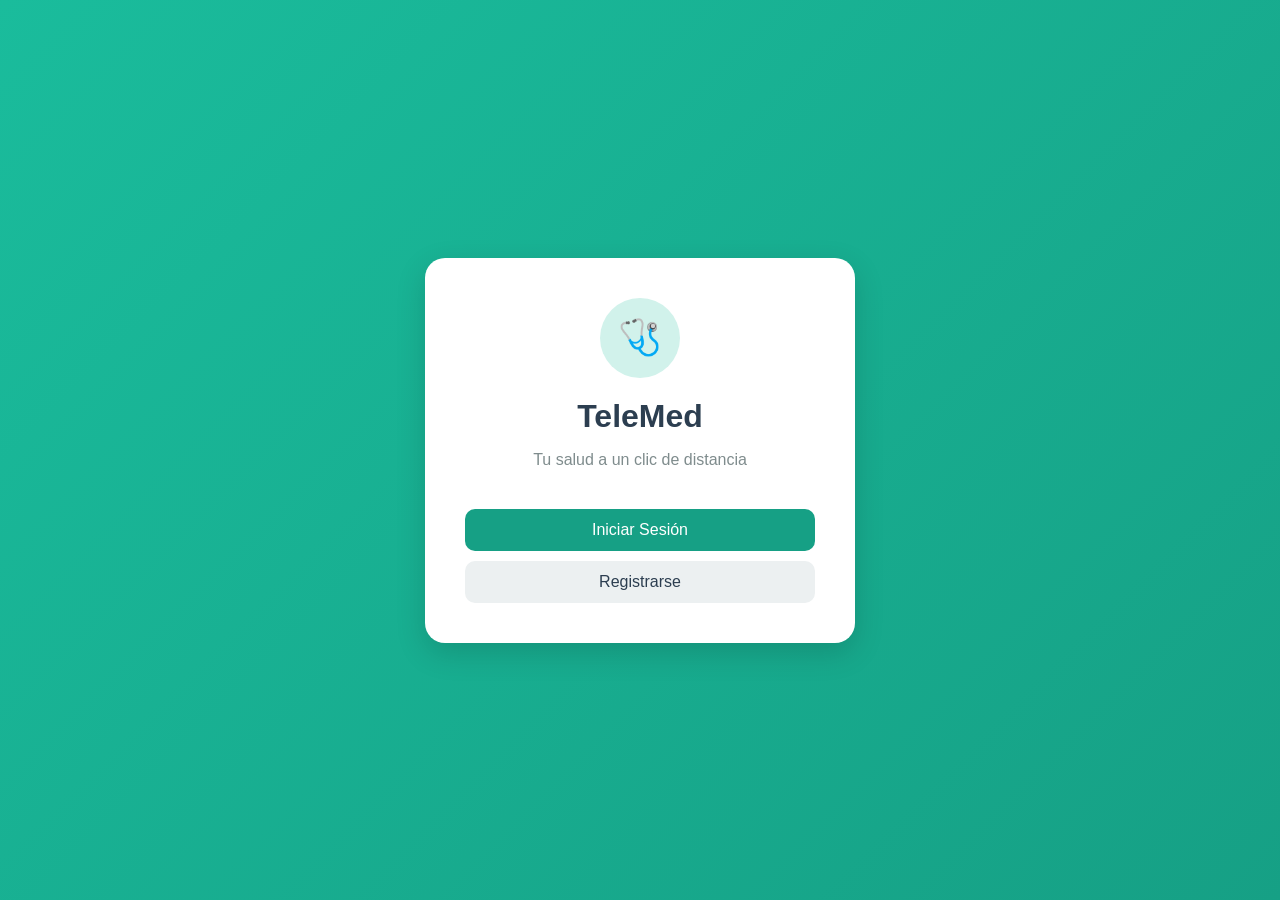
<file: index.html>
<!DOCTYPE html>
<html lang="es">
<head>
<meta charset="UTF-8">
<title>TeleMed</title>
<link rel="stylesheet" href="index.css">
</head>

<body>

<div class="container">

    <div class="card">

        <div class="icon" id="iconLogo">🩺</div>

        <h1 id="tituloApp">TeleMed</h1>
        <p id="subtituloApp">Tu salud a un clic de distancia</p>

        <a href="login.html">
            <button id="btnIrLogin">Iniciar Sesión</button>
        </a>

        <a href="registro.html">
            <button id="btnIrRegistro" class="secundario">Registrarse</button>
        </a>

    </div>

</div>

</body>
</html>
</file>
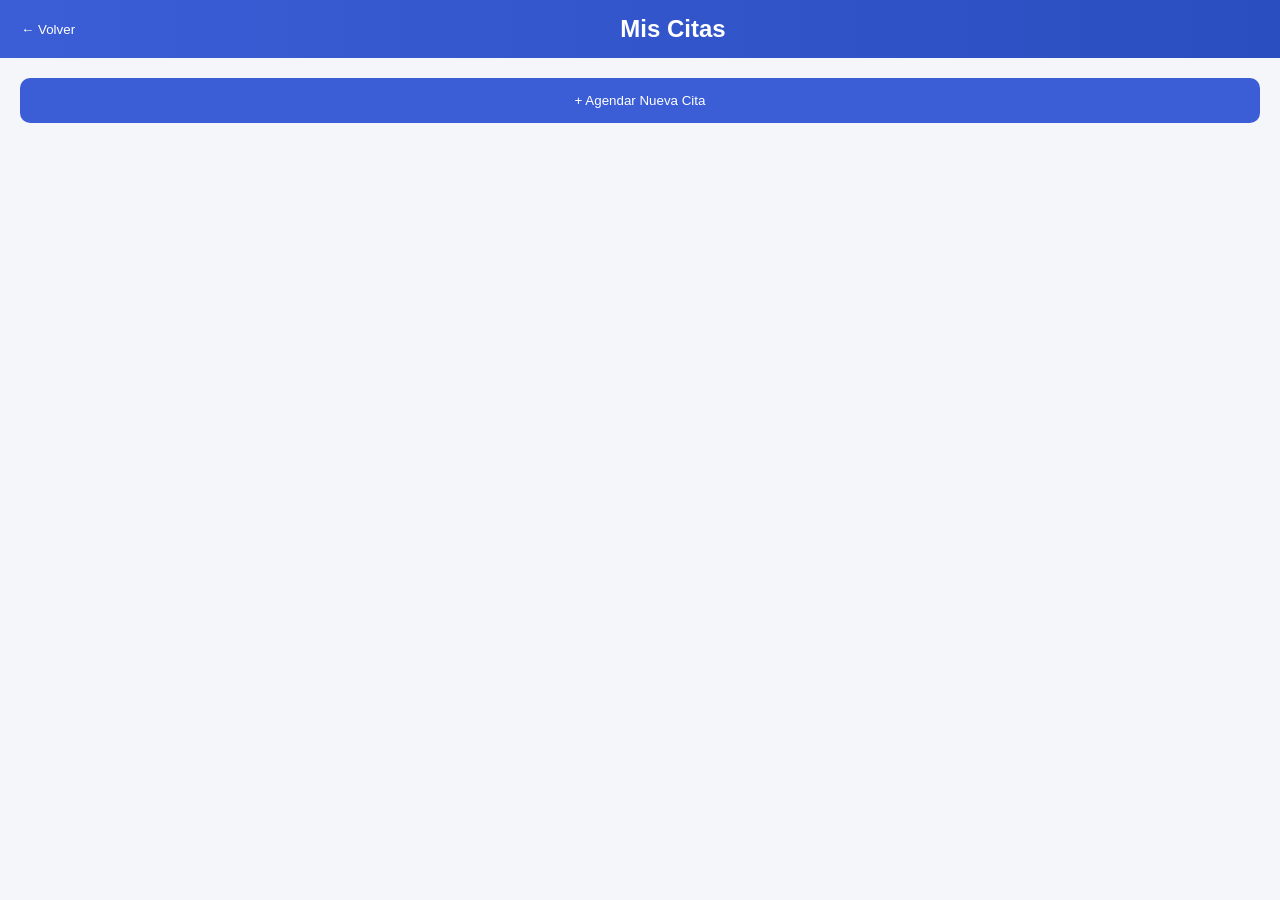
<file: citas.html>
<!DOCTYPE html>
<html lang="es">
<head>
<meta charset="UTF-8">
<title>Citas</title>
<link rel="stylesheet" href="citas.css">
</head>

<body onload="mostrarCitas()">

<!-- HEADER -->
<div class="header">
    <button id="btnVolver" onclick="window.location='dashboard.html'">← Volver</button>
    <h2>Mis Citas</h2>
</div>

<div class="container">

    <!-- BOTON -->
    <button id="btnMostrarForm" class="btn-agendar" onclick="toggleForm()">
        + Agendar Nueva Cita
    </button>

    <!-- FORMULARIO -->
    <div id="formCita" class="card hidden">

        <h3>Nueva Cita Médica</h3>

        <div class="grid">
            <div>
                <label>Fecha</label>
                <input id="citaFecha" type="date">
            </div>

            <div>
                <label>Hora</label>
                <input id="citaHora" type="time">
            </div>

            <div>
                <label>Especialidad</label>
                <select id="citaEspecialidad">
                    <option>Medicina General</option>
                    <option>Cardiología</option>
                    <option>Dermatología</option>
                    <option>Neurología</option>
                </select>
            </div>
        </div>

        <button id="btnAgendar" onclick="agendarCita()" class="btn-confirmar">
            Confirmar Cita
        </button>
        
        <button id="btnCerrarForm" onclick="cerrarForm()" class="btn-cerrar">
        Cerrar
        </button>

        <p id="citaMensaje"></p>

    </div>

    <!-- LISTA -->
    <div id="listaCitas" class="lista"></div>

</div>

<script src="script.js"></script>
</body>
</html>
</file>
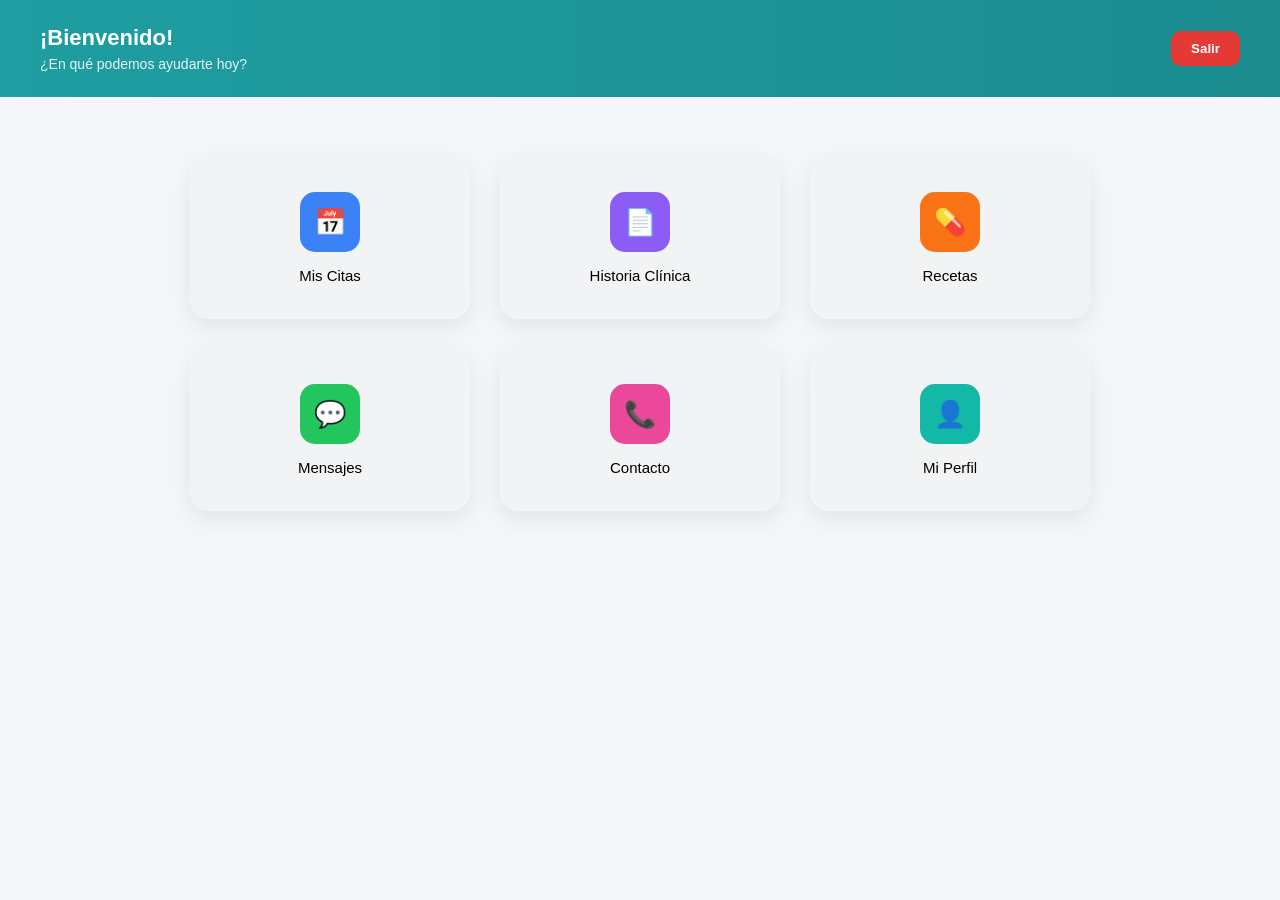
<file: dashboard.html>
<!DOCTYPE html>
<html lang="es">
<head>
<meta charset="UTF-8">
<title>Dashboard</title>
<link rel="stylesheet" href="dashboard.css">
</head>

<body onload="cargarUsuario()">

<!-- HEADER -->
<div class="header">
    <div>
        <h2 id="bienvenida">¡Bienvenido!</h2>
        <p>¿En qué podemos ayudarte hoy?</p>
    </div>

    <button id="btnSalir" onclick="logout()">Salir</button>
</div>

<!-- CARDS -->
<div class="container">

    <a href="citas.html" class="card">
        <div class="icon azul">📅</div>
        <p>Mis Citas</p>
    </a>

    <a href="historia.html" class="card">
        <div class="icon morado">📄</div>
        <p>Historia Clínica</p>
    </a>

    <a href="recetas.html" class="card">
        <div class="icon naranja">💊</div>
        <p>Recetas</p>
    </a>

    <a href="mensajes.html" class="card">
        <div class="icon verde">💬</div>
        <p>Mensajes</p>
    </a>

    <a href="soporte.html" class="card">
        <div class="icon rosa">📞</div>
        <p>Contacto</p>
    </a>

    <a href="perfil.html" class="card">
        <div class="icon teal">👤</div>
        <p>Mi Perfil</p>
    </a>

</div>

<script src="script.js"></script>
</body>
</html>
</file>
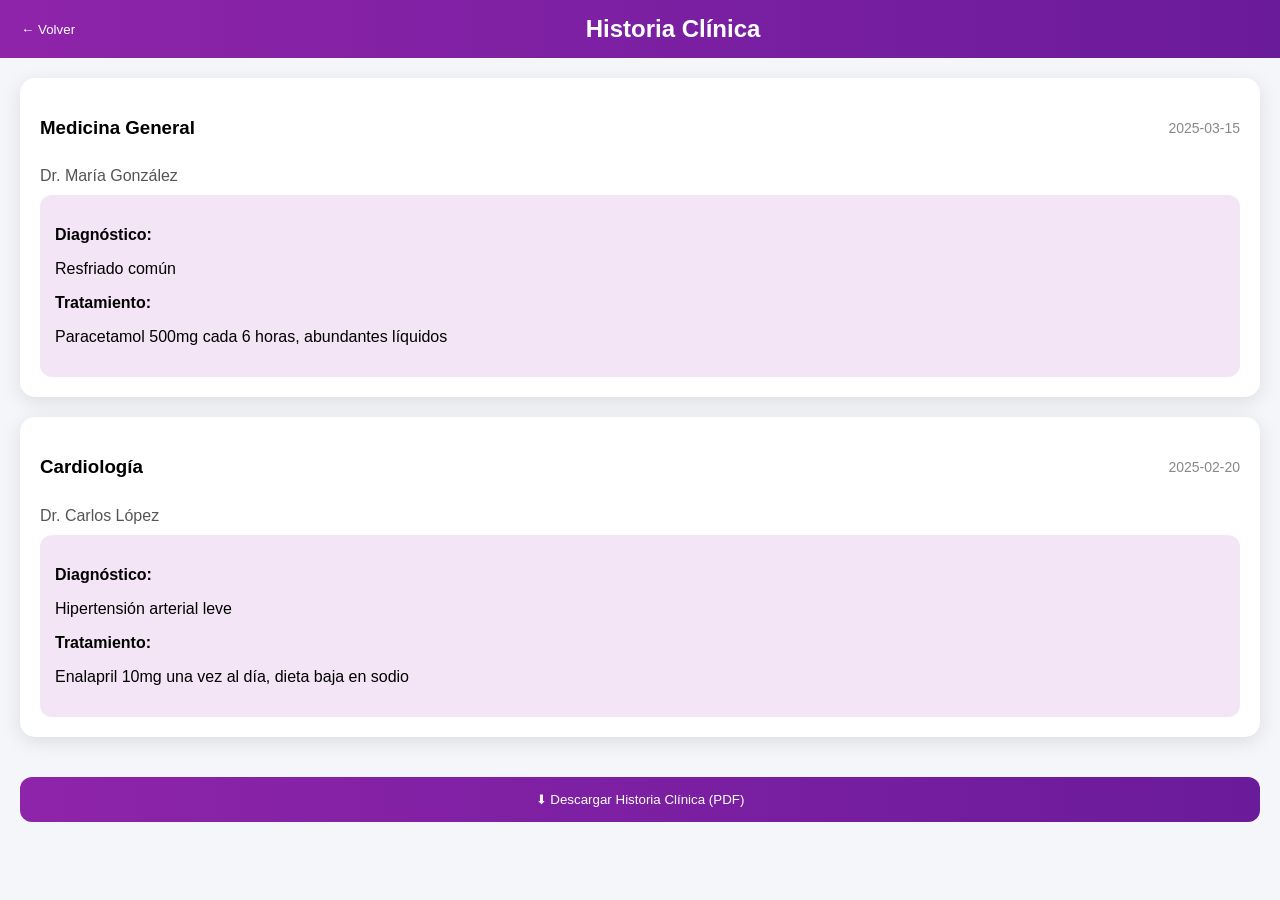
<file: historia.html>
<!DOCTYPE html>
<html lang="es">
<head>
<meta charset="UTF-8">
<title>Historia Clínica</title>
<link rel="stylesheet" href="historia.css">
</head>

<body>

<!-- HEADER -->
<div class="header">
    <button id="btnVolver" onclick="window.location='dashboard.html'">← Volver</button>
    <h2>Historia Clínica</h2>
</div>

<!-- CONTENIDO -->
<div class="container">

    <!-- CARD 1 -->
    <div class="card">
        <div class="top">
            <h3>Medicina General</h3>
            <span>2025-03-15</span>
        </div>

        <p class="doctor">Dr. María González</p>

        <div class="box">
            <p><strong>Diagnóstico:</strong></p>
            <p>Resfriado común</p>

            <p><strong>Tratamiento:</strong></p>
            <p>Paracetamol 500mg cada 6 horas, abundantes líquidos</p>
        </div>
    </div>

    <!-- CARD 2 -->
    <div class="card">
        <div class="top">
            <h3>Cardiología</h3>
            <span>2025-02-20</span>
        </div>

        <p class="doctor">Dr. Carlos López</p>

        <div class="box">
            <p><strong>Diagnóstico:</strong></p>
            <p>Hipertensión arterial leve</p>

            <p><strong>Tratamiento:</strong></p>
            <p>Enalapril 10mg una vez al día, dieta baja en sodio</p>
        </div>
    </div>

    <!-- BOTÓN -->
    <button id="btnDescargar" onclick="descargarPDF()" class="btn-descargar">
        ⬇ Descargar Historia Clínica (PDF)
    </button>

    <!-- MENSAJE -->
    <p id="mensajeDescarga"></p>

</div>

<script src="script.js"></script>
</body>
</html>
</file>
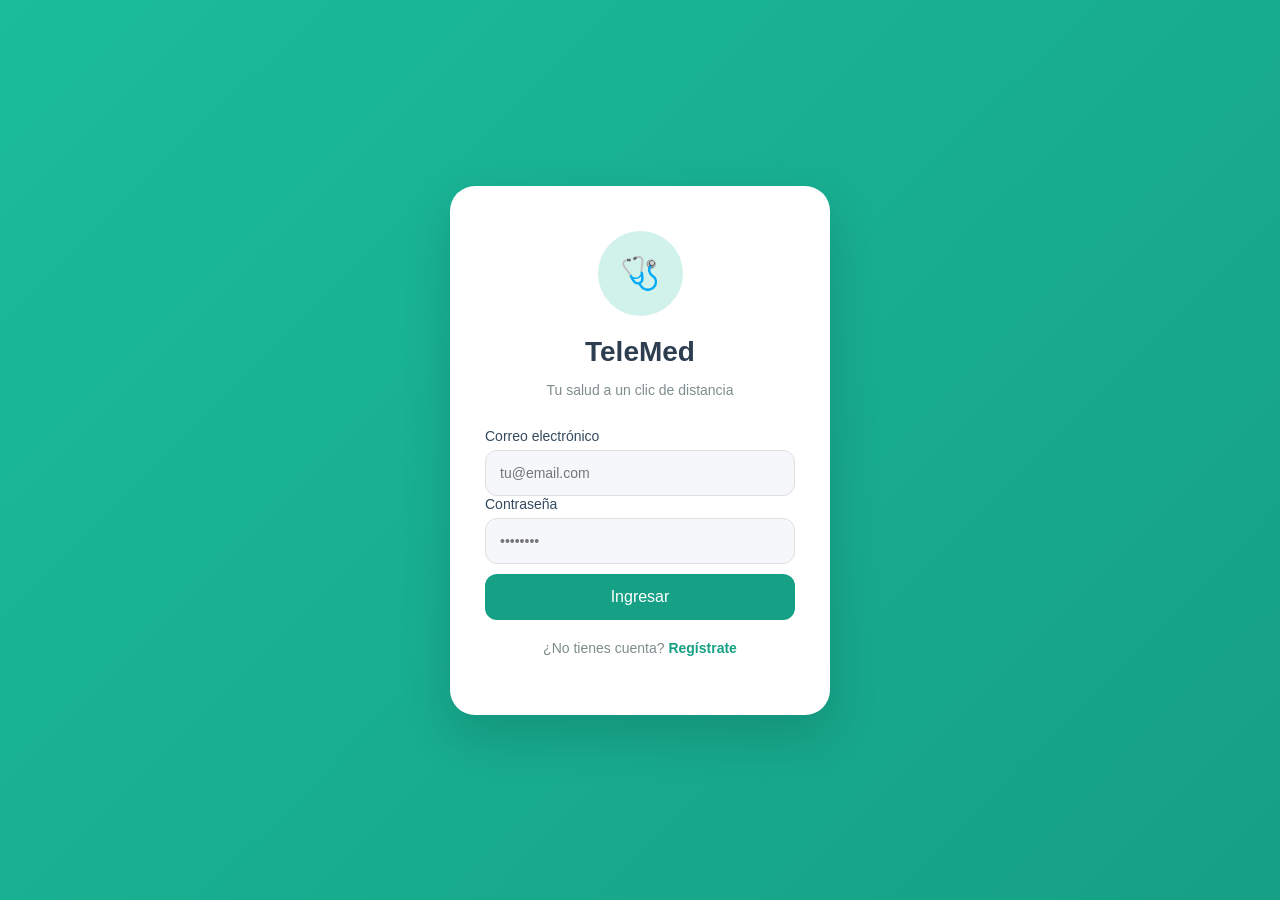
<file: login.html>
<!DOCTYPE html>
<html lang="es">
<head>
<meta charset="UTF-8">
<title>Login</title>
<link rel="stylesheet" href="login.css">
</head>

<body>

<div class="container">
  <div class="card">

    <div class="icon" id="iconLogin">🩺</div>

    <h1 id="tituloLogin">TeleMed</h1>
    <p class="sub">Tu salud a un clic de distancia</p>

    <label for="loginCorreo">Correo electrónico</label>
    <input id="loginCorreo" placeholder="tu@email.com">

    <label for="loginPassword">Contraseña</label>
    <input id="loginPassword" type="password" placeholder="••••••••">

    <button id="btnIngresar" onclick="login()">Ingresar</button>

    <p id="loginMensaje"></p>

    <p class="registro">
      ¿No tienes cuenta? 
      <a id="linkRegistro" href="registro.html">Regístrate</a>
    </p>

  </div>
</div>

<script src="script.js"></script>

</body>
</html>
</file>
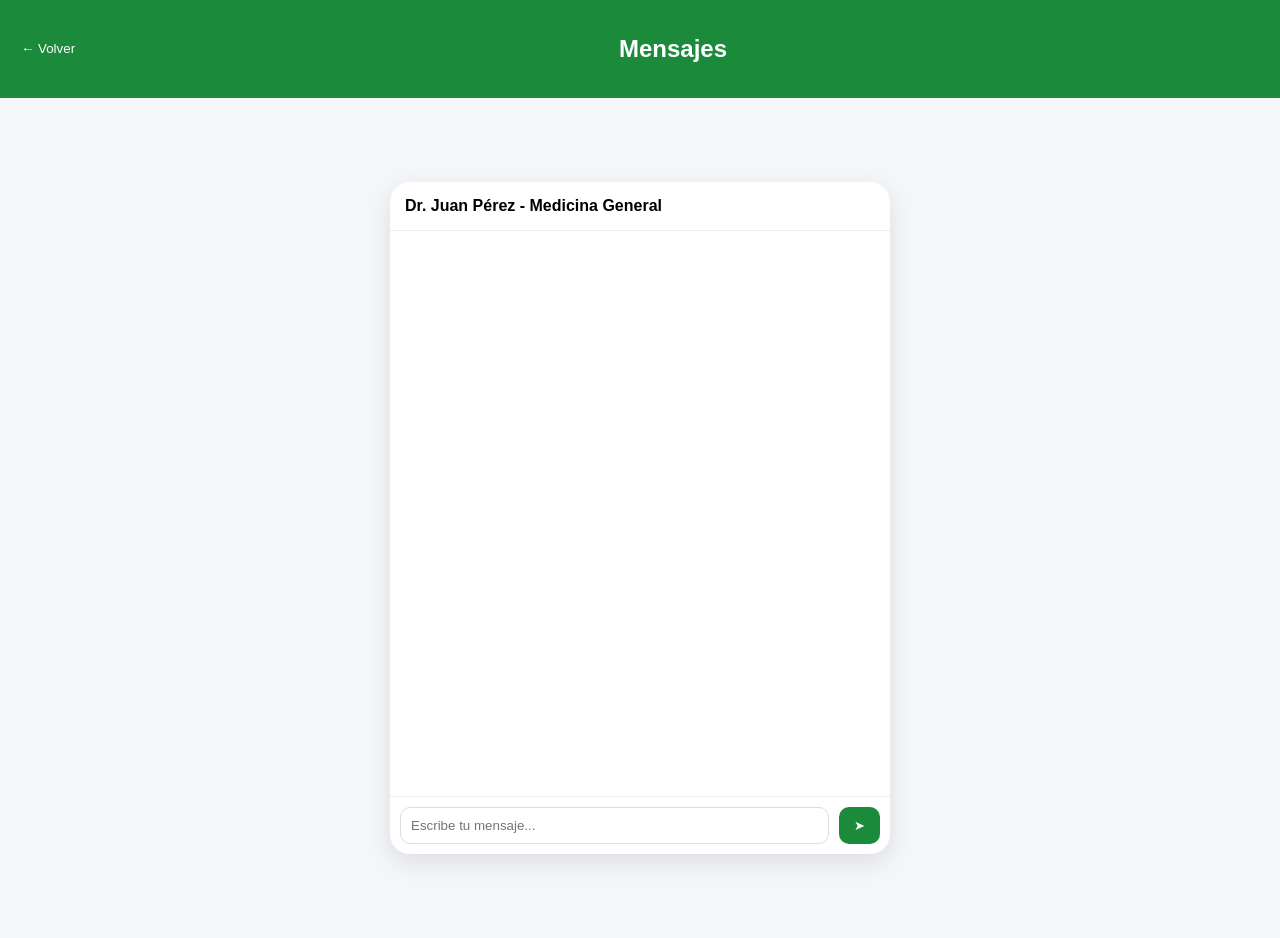
<file: mensajes.html>
<!DOCTYPE html>
<html lang="es">
<head>
<meta charset="UTF-8">
<title>Mensajes</title>
<link rel="stylesheet" href="mensajes.css">
</head>

<body onload="cargarMensajes()">

<!-- HEADER -->
<div class="header">
    <button id="btnVolver" onclick="window.location='dashboard.html'">← Volver</button>
    <h2>Mensajes</h2>
</div>

<div class="container">

    <div class="chat">

        <!-- INFO DOCTOR -->
        <div class="chat-header">
            Dr. Juan Pérez - Medicina General
        </div>

        <!-- MENSAJES -->
        <div id="chatBox" class="chat-box"></div>

        <!-- INPUT -->
        <div class="chat-input">
            <input id="mensajeInput" type="text" placeholder="Escribe tu mensaje...">
            <button id="btnEnviarMsg" onclick="enviarMensaje()">➤</button>
        </div>

    </div>

</div>

<script src="script.js"></script>
</body>
</html>
</file>
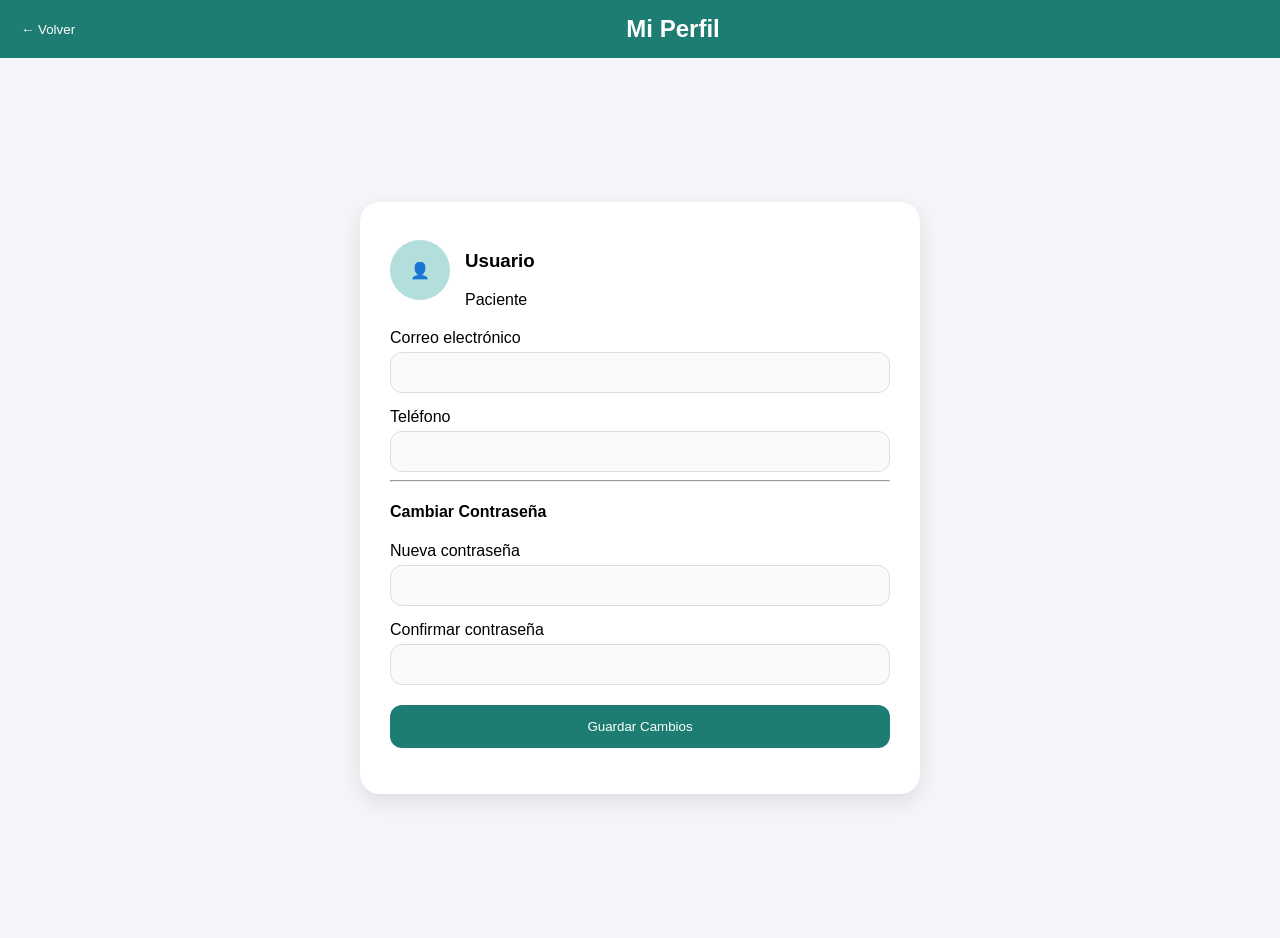
<file: perfil.html>
<!DOCTYPE html>
<html lang="es">
<head>
<meta charset="UTF-8">
<title>Perfil</title>
<link rel="stylesheet" href="perfil.css">
</head>

<body onload="cargarPerfil()">

<!-- HEADER -->
<div class="header">
    <button id="btnVolver" onclick="window.location='dashboard.html'">← Volver</button>
    <h2>Mi Perfil</h2>
</div>

<div class="container">

    <div class="card">

        <!-- PERFIL -->
        <div class="perfil-top">
            <div class="avatar">👤</div>
            <div>
                <h3 id="perfilNombreTexto">Usuario</h3>
                <span>Paciente</span>
            </div>
        </div>

        <!-- FORM -->
        <label>Correo electrónico</label>
        <input id="perfilCorreo" type="email">

        <label>Teléfono</label>
        <input id="perfilTelefono" type="text">

        <hr>

        <h4>Cambiar Contraseña</h4>

        <label>Nueva contraseña</label>
        <input id="perfilPassword" type="password">

        <label>Confirmar contraseña</label>
        <input id="perfilPassword2" type="password">

        <button id="btnGuardarPerfil" onclick="guardarPerfil()" class="btn-guardar">
            Guardar Cambios
        </button>

        <p id="perfilMensaje"></p>

    </div>

</div>

<script src="script.js"></script>
</body>
</html>
</file>
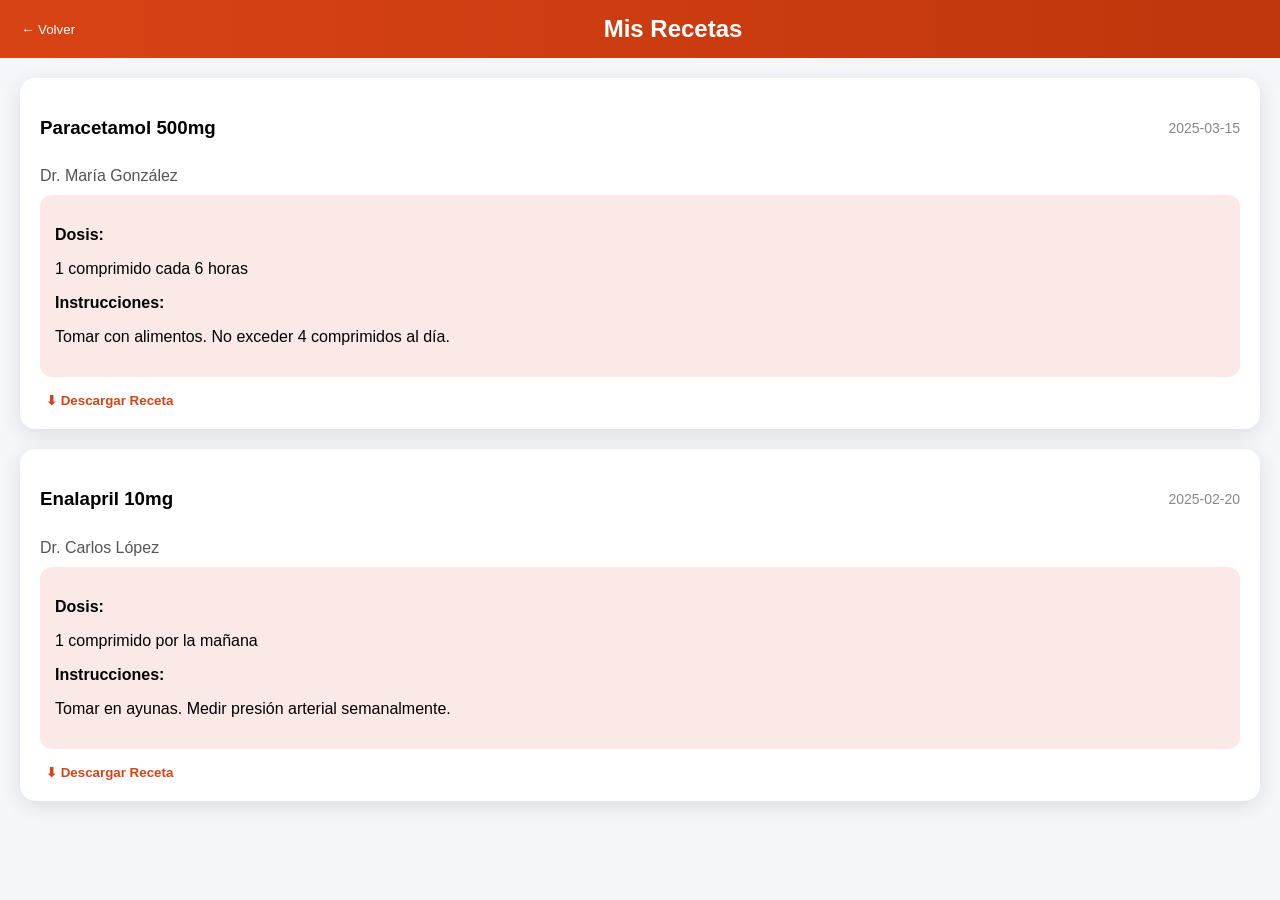
<file: recetas.html>
<!DOCTYPE html>
<html lang="es">
<head>
<meta charset="UTF-8">
<title>Recetas</title>
<link rel="stylesheet" href="recetas.css">
</head>

<body>

<!-- HEADER -->
<div class="header">
    <button id="btnVolver" onclick="window.location='dashboard.html'">← Volver</button>
    <h2>Mis Recetas</h2>
</div>

<div class="container">

    <!-- RECETA 1 -->
    <div class="card">

        <div class="top">
            <h3>Paracetamol 500mg</h3>
            <span>2025-03-15</span>
        </div>

        <p class="doctor">Dr. María González</p>

        <div class="box">
            <p><strong>Dosis:</strong></p>
            <p>1 comprimido cada 6 horas</p>

            <p><strong>Instrucciones:</strong></p>
            <p>Tomar con alimentos. No exceder 4 comprimidos al día.</p>
        </div>

        <button id="btnDescargar1" class="btn-descargar" onclick="descargarReceta('Paracetamol 500mg')">
            ⬇ Descargar Receta
        </button>

    </div>

    <!-- RECETA 2 -->
    <div class="card">

        <div class="top">
            <h3>Enalapril 10mg</h3>
            <span>2025-02-20</span>
        </div>

        <p class="doctor">Dr. Carlos López</p>

        <div class="box">
            <p><strong>Dosis:</strong></p>
            <p>1 comprimido por la mañana</p>

            <p><strong>Instrucciones:</strong></p>
            <p>Tomar en ayunas. Medir presión arterial semanalmente.</p>
        </div>

        <button id="btnDescargar2" class="btn-descargar" onclick="descargarReceta('Enalapril 10mg')">
            ⬇ Descargar Receta
        </button>

    </div>

    <p id="mensajeReceta"></p>

</div>

<script src="script.js"></script>
</body>
</html>
</file>
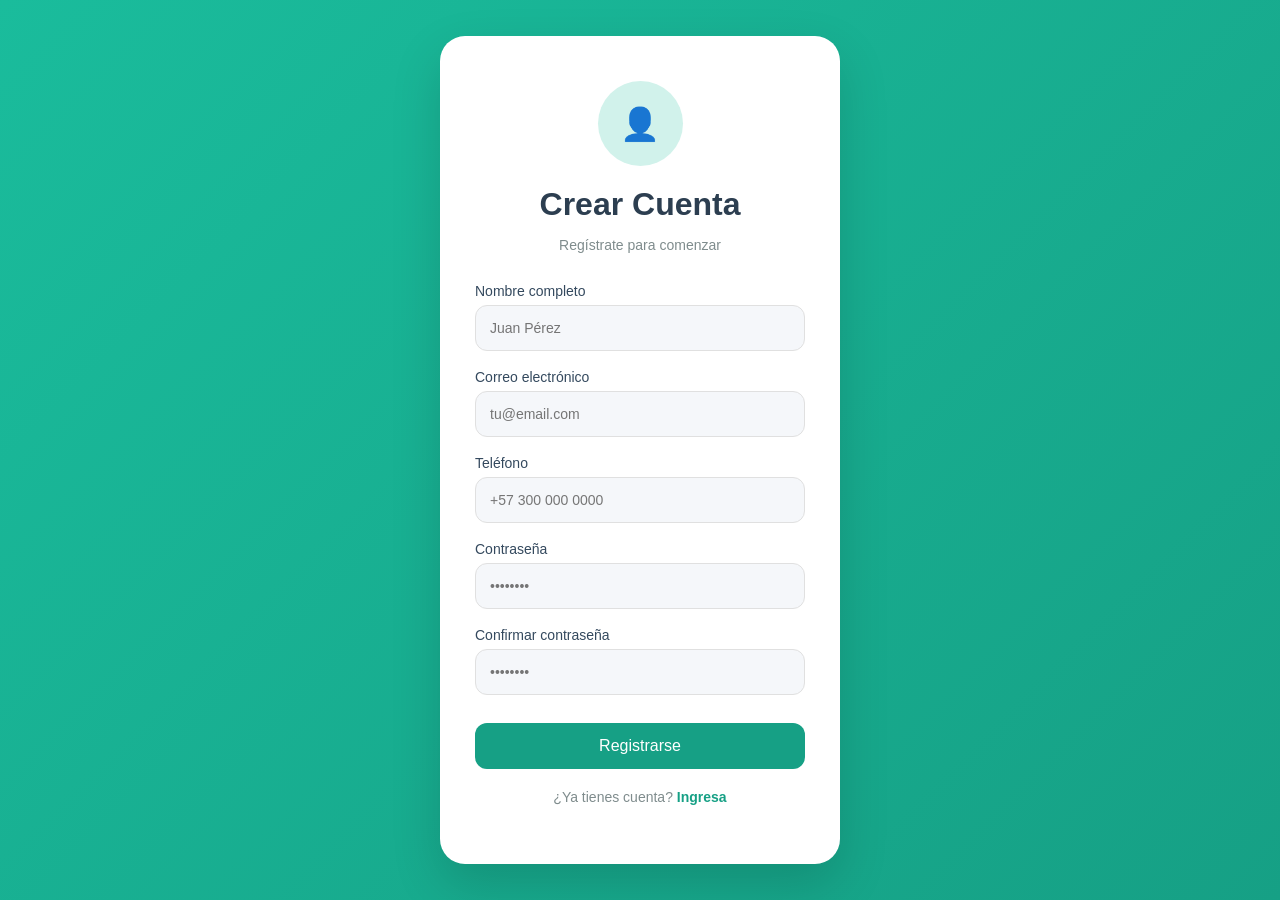
<file: registro.html>
<!DOCTYPE html>
<html lang="es">
<head>
<meta charset="UTF-8">
<title>Registro</title>
<link rel="stylesheet" href="registro.css">
</head>

<body>

<div class="container">
  <div class="card">

    <div class="icon" id="iconRegistro">👤</div>

    <h1 id="tituloRegistro">Crear Cuenta</h1>
    <p class="sub">Regístrate para comenzar</p>

    <div class="form-group">
      <label for="regNombre">Nombre completo</label>
      <input id="regNombre" placeholder="Juan Pérez">
    </div>

    <div class="form-group">
      <label for="regCorreo">Correo electrónico</label>
      <input id="regCorreo" placeholder="tu@email.com">
    </div>

    <div class="form-group">
      <label for="regTelefono">Teléfono</label>
      <input id="regTelefono" placeholder="+57 300 000 0000">
    </div>

    <div class="form-group">
      <label for="regPassword">Contraseña</label>
      <input id="regPassword" type="password" placeholder="••••••••">
    </div>

    <div class="form-group">
      <label for="regPassword2">Confirmar contraseña</label>
      <input id="regPassword2" type="password" placeholder="••••••••">
    </div>

    <button id="btnRegistrar" onclick="registrar()">Registrarse</button>

    <p id="registroMensaje"></p>

    <p class="login-link">
      ¿Ya tienes cuenta? 
      <a id="linkLogin" href="login.html">Ingresa</a>
    </p>

  </div>
</div>

<script src="script.js"></script>

</body>
</html>
</file>
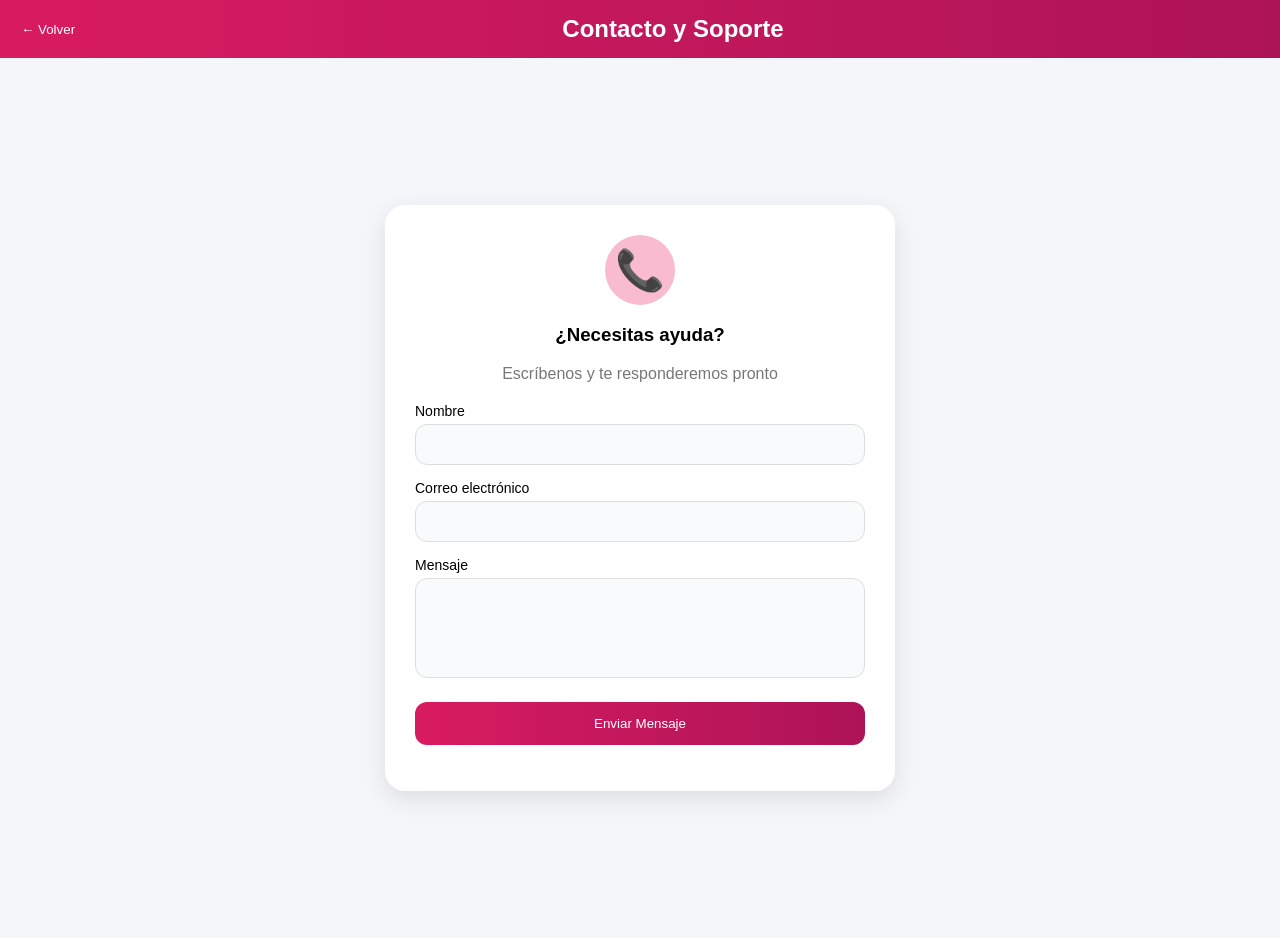
<file: soporte.html>
<!DOCTYPE html>
<html lang="es">
<head>
<meta charset="UTF-8">
<title>Contacto</title>
<link rel="stylesheet" href="soporte.css">
</head>

<body>

<!-- HEADER -->
<div class="header">
    <button id="btnVolver" onclick="window.location='dashboard.html'">← Volver</button>
    <h2>Contacto y Soporte</h2>
</div>

<!-- CONTENEDOR -->
<div class="container">

    <div class="card">

        <!-- ICONO -->
        <div class="icono">📞</div>

        <h3>¿Necesitas ayuda?</h3>
        <p class="sub">Escríbenos y te responderemos pronto</p>

        <!-- FORM -->
        <label>Nombre</label>
        <input id="soporteNombre" type="text">

        <label>Correo electrónico</label>
        <input id="soporteCorreo" type="email">

        <label>Mensaje</label>
        <textarea id="soporteMensaje"></textarea>

        <!-- BOTÓN -->
        <button id="btnEnviar" onclick="enviarSoporte()" class="btn-enviar">
            Enviar Mensaje
        </button>

        <!-- RESPUESTA -->
        <p id="soporteRespuesta"></p>

    </div>

</div>

<script src="script.js"></script>
</body>
</html>
</file>
<file: index.css>
body {
    margin: 0;
    font-family: 'Segoe UI', sans-serif;
    background: linear-gradient(135deg, #1abc9c, #16a085);
    height: 100vh;
    display: flex;
    justify-content: center;
    align-items: center;
}

/* CONTENEDOR */
.container {
    width: 100%;
    display: flex;
    justify-content: center;
}

/* TARJETA */
.card {
    background: #ffffff;
    padding: 40px;
    width: 350px;
    border-radius: 20px;
    text-align: center;
    box-shadow: 0px 10px 30px rgba(0,0,0,0.15);
}

/* ICONO */
.icon {
    background: #d1f2eb;
    width: 80px;
    height: 80px;
    margin: 0 auto 20px;
    border-radius: 50%;
    display: flex;
    align-items: center;
    justify-content: center;
    font-size: 35px;
}

/* TITULOS */
h1 {
    margin: 10px 0;
    color: #2c3e50;
}

p {
    color: #7f8c8d;
    margin-bottom: 30px;
}

/* BOTONES */
button {
    width: 100%;
    padding: 12px;
    margin-top: 10px;
    border: none;
    border-radius: 10px;
    background: #16a085;
    color: white;
    font-size: 16px;
    cursor: pointer;
    transition: 0.3s;
}

button:hover {
    background: #138d75;
}

.secundario {
    background: #ecf0f1;
    color: #2c3e50;
}

.secundario:hover {
    background: #d0d7de;
}
</file>
<file: citas.css>
body {
    margin: 0;
    font-family: 'Segoe UI', sans-serif;
    background: #f4f6f9;
}

/* HEADER */
.header {
    background: linear-gradient(90deg, #3b5ed7, #2a4dbf);
    color: white;
    padding: 15px;
    display: flex;
    align-items: center;
}

.header h2 {
    flex: 1;
    text-align: center;
    margin: 0;
}

#btnVolver {
    background: none;
    border: none;
    color: white;
    cursor: pointer;
}

/* CONTENEDOR */
.container {
    padding: 20px;
}

/* BOTON */
.btn-agendar {
    width: 100%;
    padding: 15px;
    background: #3b5ed7;
    color: white;
    border: none;
    border-radius: 10px;
    margin-bottom: 20px;
    cursor: pointer;
}

/* CARD */
.card {
    background: white;
    padding: 20px;
    border-radius: 15px;
    box-shadow: 0 5px 20px rgba(0,0,0,0.1);
    margin-bottom: 20px;
}

/* BOTON CONFIRMAR */
.btn-confirmar {
    margin-top: 15px;
    padding: 12px;
    background: #3b5ed7;
    color: white;
    border: none;
    border-radius: 10px;
    cursor: pointer;
}

/* LISTA */
.cita {
    background: white;
    padding: 15px;
    border-radius: 15px;
    margin-bottom: 10px;
    box-shadow: 0 5px 15px rgba(0,0,0,0.1);
}

/* BOTONES */
.btn-reagendar {
    background: orange;
    border: none;
    padding: 6px 10px;
    border-radius: 8px;
    margin-right: 5px;
}

.btn-cancelar {
    background: red;
    color: white;
    border: none;
    padding: 6px 10px;
    border-radius: 8px;
}

/* OCULTO */
.hidden {
    display: none;
}
/* GRID MEJORADO */
.grid {
    display: grid;
    grid-template-columns: 1fr 1fr 1fr;
    gap: 20px; /*  MÁS ESPACIO */
    margin-top: 15px;
}

/* CAMPOS */
.grid div {
    display: flex;
    flex-direction: column;
}

/* LABEL */
label {
    margin-bottom: 8px;
    font-size: 14px;
    color: #555;
}

/* INPUTS */
input, select {
    width: 100%;
    padding: 12px;
    border-radius: 12px;
    border: 1px solid #ddd;
    background: #f9fafc;
}

/* BOTON MÁS SEPARADO */
.btn-confirmar {
    margin-top: 25px;
    padding: 12px;
}

/* PRUEBA */

/* MÁS AIRE ENTRE CAMPOS */
.grid {
    display: grid;
    grid-template-columns: 1fr 1fr 1fr;
    gap: 30px; /*  más separación */
    margin-top: 20px;
}

/* INPUT MÁS LIMPIO */
input, select {
    width: 100%;
    padding: 14px;
    border-radius: 14px;
    border: 1px solid #e0e6ed;
    background: #f9fbfd;
    transition: 0.2s;
}

/* FOCUS MÁS PRO */
input:focus, select:focus {
    border-color: #3b5ed7;
    background: #fff;
    box-shadow: 0 0 0 3px rgba(59,94,215,0.1);
}

/* BOTÓN MÁS ABAJO */
.btn-confirmar {
    margin-top: 35px;
}
/* CURSOR MANITO */
.btn-reagendar,
.btn-cancelar {
    cursor: pointer;
}

/* HOVER BONITO */
.btn-reagendar:hover {
    background: #ff9800;
    transform: scale(1.05);
}

.btn-cancelar:hover {
    background: #e53935;
    transform: scale(1.05);
}

/* ANIMACIÓN SUAVE */
button {
    transition: all 0.2s ease;
}
/* BOTONES DEL FORM */
.acciones-form {
    display: flex;
    gap: 10px;
    margin-top: 20px;
}

.btn-cerrar {
    background: #ccc;
    border: none;
    padding: 12px;
    border-radius: 10px;
    cursor: pointer;
}

/* ESTADO VERDE */
.estado-activo {
    color: green;
    font-weight: bold;
}

/* ESPACIADO CITA */
.cita {
    padding: 20px;
}

/* DOCTOR */
.doctor {
    color: #555;
    margin: 5px 0;
}
/* ESTADO ACTIVO */
.estado-activo {
    color: #2ecc71;
    font-weight: bold;
}

/* ESTADO CANCELADO */
.estado-cancelado {
    color: #e53935;
    font-weight: bold;
}

/* TARJETA CANCELADA SUAVE */
.cita.cancelada {
    opacity: 0.6;
    background: #f9f9f9;
}

/* TEXTO CANCELADO */
.texto-cancelado {
    color: #888;
    font-size: 14px;
}

/* ELIMINAR REGISTRO */
.btn-eliminar {
    background: #555;
    color: white;
    border: none;
    padding: 6px 10px;
    border-radius: 8px;
    margin-left: 10px;
    cursor: pointer;
}

.btn-eliminar:hover {
    background: black;
}
</file>
<file: dashboard.css>
body {
    margin: 0;
    font-family: 'Segoe UI', sans-serif;
    background: #f4f6f9;
}

/* HEADER */
.header {
    background: linear-gradient(90deg, #1e9ea1, #1c8c8f);
    color: white;
    padding: 25px 40px;
    display: flex;
    justify-content: space-between;
    align-items: center;
}

.header h2 {
    margin: 0;
    font-size: 22px;
}

.header p {
    margin: 5px 0 0;
    font-size: 14px;
    opacity: 0.9;
}

/* BOTÓN SALIR 🔥 */
#btnSalir {
    background: #e53935;
    border: none;
    padding: 10px 20px;
    border-radius: 10px;
    color: white;
    font-weight: bold;
    cursor: pointer;
    transition: 0.2s;
}

#btnSalir:hover {
    background: #c62828;
}

/* CONTENEDOR MÁS CENTRADO */

/* CONTENEDOR */

.container {
    max-width: 950px;
    margin: 0 auto;
    padding: 60px 20px;

    display: grid;
    grid-template-columns: repeat(3, 1fr);
    gap: 25px;
}

/* GRID MÁS GRANDE 🔥 */
.container {
    display: grid;
    grid-template-columns: repeat(3, 280px); /* 🔥 tamaño fijo bonito */
    gap: 30px;
    justify-content: center;
}

/* CARD */
.card {
    background: #f1f3f5;
    border-radius: 18px;
    padding: 35px 20px;
    text-align: center;
    text-decoration: none;
    color: black;
    box-shadow: 0 8px 25px rgba(0,0,0,0.08);
    transition: 0.25s;
}

/* HOVER PRO */
.card:hover {
    transform: translateY(-8px);
    box-shadow: 0 12px 30px rgba(0,0,0,0.12);
}

/* ICONO MÁS GRANDE */
.icon {
    width: 60px;
    height: 60px;
    margin: auto;
    border-radius: 15px;
    display: flex;
    align-items: center;
    justify-content: center;
    font-size: 26px;
    margin-bottom: 15px;
}

/* TEXTO */
.card p {
    margin: 0;
    font-size: 15px;
    font-weight: 500;
}

/* COLORES */
.azul { background: #3b82f6; color: white; }
.morado { background: #8b5cf6; color: white; }
.naranja { background: #f97316; color: white; }
.verde { background: #22c55e; color: white; }
.rosa { background: #ec4899; color: white; }
.teal { background: #14b8a6; color: white; }
</file>
<file: historia.css>
body {
    margin: 0;
    font-family: 'Segoe UI', sans-serif;
    background: #f4f6f9;
}

/* HEADER */
.header {
    background: linear-gradient(90deg, #8e24aa, #6a1b9a);
    color: white;
    padding: 15px;
    display: flex;
    align-items: center;
}

.header h2 {
    flex: 1;
    text-align: center;
    margin: 0;
}

#btnVolver {
    background: none;
    border: none;
    color: white;
    cursor: pointer;
}

/* CONTENEDOR */
.container {
    padding: 20px;
}

/* CARD */
.card {
    background: white;
    border-radius: 15px;
    padding: 20px;
    margin-bottom: 20px;
    box-shadow: 0 5px 20px rgba(0,0,0,0.1);
}

/* HEADER CARD */
.top {
    display: flex;
    justify-content: space-between;
    align-items: center;
}

.top span {
    color: #888;
    font-size: 14px;
}

/* DOCTOR */
.doctor {
    color: #555;
    margin: 10px 0;
}

/* BOX INTERNA */
.box {
    background: #f3e5f5;
    padding: 15px;
    border-radius: 12px;
}

/* BOTÓN */
.btn-descargar {
    width: 100%;
    padding: 15px;
    background: linear-gradient(90deg, #8e24aa, #6a1b9a);
    color: white;
    border: none;
    border-radius: 12px;
    cursor: pointer;
    margin-top: 20px;
}

/* MENSAJE */
#mensajeDescarga {
    text-align: center;
    margin-top: 10px;
    color: #6a1b9a;
    font-weight: 500;
}
</file>
<file: login.css>
/* RESET */
* {
    box-sizing: border-box;
}

/* BODY */
body {
    margin: 0;
    font-family: 'Segoe UI', sans-serif;
    background: linear-gradient(135deg, #1abc9c, #16a085);
    height: 100vh;
    display: flex;
    justify-content: center;
    align-items: center;
}

/* CONTENEDOR */
.container {
    width: 100%;
    display: flex;
    justify-content: center;
    align-items: center;
}

/* TARJETA */
.card {
    background: #ffffff;
    width: 380px;
    padding: 45px 35px;
    border-radius: 25px;
    box-shadow: 0px 20px 50px rgba(0,0,0,0.15);
    text-align: center;
}

/* ICONO */
.icon {
    background: #d1f2eb;
    width: 85px;
    height: 85px;
    border-radius: 50%;
    margin: 0 auto 20px;
    display: flex;
    align-items: center;
    justify-content: center;
    font-size: 32px;
}

/* TITULO */
h1 {
    margin: 10px 0 5px;
    color: #2c3e50;
    font-size: 28px;
}

/* SUBTITULO */
.sub {
    color: #7f8c8d;
    margin-bottom: 30px;
    font-size: 14px;
}

/* GRUPO DE INPUT */
.form-group {
    text-align: left;
    margin-bottom: 20px;
}

/* LABEL */
label {
    display: block;
    font-size: 14px;
    margin-bottom: 6px;
    color: #34495e;
    text-align: left; /* ESTA ES LA CLAVE */
}

/* INPUT */
input {
    width: 100%;
    padding: 14px;
    border-radius: 12px;
    border: 1px solid #e0e0e0;
    background: #f5f7fa;
    outline: none;
    font-size: 14px;
    transition: all 0.25s ease;
}

/* FOCUS */
input:focus {
    border-color: #16a085;
    background: #ffffff;
    box-shadow: 0 0 0 2px rgba(22,160,133,0.15);
}

/* BOTON */
button {
    width: 100%;
    padding: 14px;
    border: none;
    border-radius: 12px;
    background: #16a085;
    color: white;
    font-size: 16px;
    cursor: pointer;
    transition: 0.3s;
    margin-top: 10px;
}

/* HOVER */
button:hover {
    background: #138d75;
}

/* MENSAJE */
#loginMensaje {
    margin-top: 12px;
    font-size: 14px;
    color: #e74c3c;
    text-align: center;
}

/* REGISTRO */
.registro {
    margin-top: 20px;
    font-size: 14px;
    color: #7f8c8d;
}

.registro a {
    color: #16a085;
    text-decoration: none;
    font-weight: 600;
}
</file>
<file: mensajes.css>
body {
    margin: 0;
    font-family: 'Segoe UI', sans-serif;
    background: #f4f6f9;
}

/* HEADER */
.header {
    background: #1b8a3b;
    color: white;
    padding: 15px;
    display: flex;
    align-items: center;
}

.header h2 {
    flex: 1;
    text-align: center;
}

#btnVolver {
    background: none;
    border: none;
    color: white;
    cursor: pointer;
}

/* CONTENEDOR */
.container {
    height: calc(100vh - 60px);
    display: flex;
    justify-content: center;
    align-items: center;
}

/* CHAT */
.chat {
    width: 100%;
    max-width: 500px;
    height: 80%;
    background: white;
    border-radius: 20px;
    display: flex;
    flex-direction: column;
    box-shadow: 0 8px 25px rgba(0,0,0,0.1);
}

/* HEADER CHAT */
.chat-header {
    padding: 15px;
    border-bottom: 1px solid #eee;
    font-weight: bold;
}

/* BOX MENSAJES */
.chat-box {
    flex: 1;
    padding: 15px;
    overflow-y: auto;
}

/* MENSAJE USUARIO */
.msg-user {
    background: #1b8a3b;
    color: white;
    padding: 10px;
    border-radius: 15px;
    margin: 10px 0;
    align-self: flex-end;
    max-width: 70%;
}

/* MENSAJE DOCTOR */
.msg-bot {
    background: #f1f1f1;
    padding: 10px;
    border-radius: 15px;
    margin: 10px 0;
    align-self: flex-start;
    max-width: 70%;
}

/* INPUT */
.chat-input {
    display: flex;
    padding: 10px;
    border-top: 1px solid #eee;
}

.chat-input input {
    flex: 1;
    padding: 10px;
    border-radius: 10px;
    border: 1px solid #ddd;
}

.chat-input button {
    margin-left: 10px;
    background: #1b8a3b;
    color: white;
    border: none;
    border-radius: 10px;
    padding: 10px 15px;
    cursor: pointer;
}
</file>
<file: perfil.css>
body {
    margin: 0;
    font-family: 'Segoe UI', sans-serif;
    background: #f4f6f9;
    height: 100vh;
}

/* HEADER */
.header {
    background: #1e7d73;
    color: white;
    padding: 15px;
    display: flex;
    align-items: center;
}

.header h2 {
    flex: 1;
    text-align: center;
    margin: 0;
}

#btnVolver {
    background: none;
    border: none;
    color: white;
    cursor: pointer;
}

/* CONTENEDOR */

.container {
    min-height: calc(100vh - 60px); /* 🔥 ocupa toda la pantalla menos header */
    display: flex;
    justify-content: center;
    align-items: center; /* 🔥 CENTRADO VERTICAL */
    padding: 20px;
}

/* CARD */
.card {
    background: white;
    padding: 30px;
    border-radius: 20px;
    width: 100%;
    max-width: 500px;
    box-shadow: 0 8px 25px rgba(0,0,0,0.1);
}

/* PERFIL */
.perfil-top {
    display: flex;
    align-items: center;
    gap: 15px;
    margin-bottom: 20px;
}

.avatar {
    width: 60px;
    height: 60px;
    background: #b2dfdb;
    border-radius: 50%;
    display: flex;
    align-items: center;
    justify-content: center;
}

/* LABEL */
label {
    display: block;
    margin-top: 15px;
}

/* INPUT */
input {
    width: 100%;
    padding: 12px;
    border-radius: 12px;
    border: 1px solid #ddd;
    margin-top: 5px;
    background: #f9fafc;
    box-sizing: border-box;
}

/* BOTÓN */
.btn-guardar {
    width: 100%;
    padding: 14px;
    background: #1e7d73;
    color: white;
    border: none;
    border-radius: 12px;
    margin-top: 20px;
    cursor: pointer;
}

/* MENSAJE */
#perfilMensaje {
    text-align: center;
    margin-top: 10px;
    color: #1e7d73;
    font-weight: 500;
}
</file>
<file: recetas.css>
body {
    margin: 0;
    font-family: 'Segoe UI', sans-serif;
    background: #f4f6f9;
}

/* HEADER */
.header {
    background: linear-gradient(90deg, #d84315, #bf360c);
    color: white;
    padding: 15px;
    display: flex;
    align-items: center;
}

.header h2 {
    flex: 1;
    text-align: center;
    margin: 0;
}

#btnVolver {
    background: none;
    border: none;
    color: white;
    cursor: pointer;
}

/* CONTENEDOR */
.container {
    padding: 20px;
}

/* CARD */
.card {
    background: white;
    padding: 20px;
    border-radius: 15px;
    margin-bottom: 20px;
    box-shadow: 0 5px 20px rgba(0,0,0,0.1);
}

/* HEADER CARD */
.top {
    display: flex;
    justify-content: space-between;
    align-items: center;
}

.top span {
    color: #888;
    font-size: 14px;
}

/* DOCTOR */
.doctor {
    margin: 10px 0;
    color: #555;
}

/* BOX */
.box {
    background: #fbe9e7;
    padding: 15px;
    border-radius: 12px;
}

/* BOTÓN */
.btn-descargar {
    margin-top: 15px;
    background: none;
    border: none;
    color: #d84315;
    cursor: pointer;
    font-weight: bold;
}

/* MENSAJE */
#mensajeReceta {
    text-align: center;
    margin-top: 10px;
    color: #d84315;
}
</file>
<file: registro.css>
* {
    box-sizing: border-box;
}

body {
    margin: 0;
    font-family: 'Segoe UI', sans-serif;
    background: linear-gradient(135deg, #1abc9c, #16a085);
    height: 100vh;
    display: flex;
    justify-content: center;
    align-items: center;
}

.container {
    width: 100%;
    display: flex;
    justify-content: center;
    align-items: center;
}

.card {
    background: #ffffff;
    width: 400px;
    padding: 45px 35px;
    border-radius: 25px;
    box-shadow: 0px 20px 50px rgba(0,0,0,0.15);
    text-align: center;
}

/* ICONO */
.icon {
    background: #d1f2eb;
    width: 85px;
    height: 85px;
    border-radius: 50%;
    margin: 0 auto 20px;
    display: flex;
    align-items: center;
    justify-content: center;
    font-size: 32px;
}

/* TITULO */
h1 {
    margin: 10px 0 5px;
    color: #2c3e50;
}

/* SUBTITULO */
.sub {
    color: #7f8c8d;
    margin-bottom: 30px;
    font-size: 14px;
}

/* FORM */
.form-group {
    text-align: left;
    margin-bottom: 18px;
}

label {
    display: block;
    font-size: 14px;
    margin-bottom: 6px;
    color: #34495e;
}

/* INPUT */
input {
    width: 100%;
    padding: 14px;
    border-radius: 12px;
    border: 1px solid #e0e0e0;
    background: #f5f7fa;
    outline: none;
    font-size: 14px;
    transition: 0.25s;
}

input:focus {
    border-color: #16a085;
    background: #ffffff;
    box-shadow: 0 0 0 2px rgba(22,160,133,0.15);
}

/* BOTON */
button {
    width: 100%;
    padding: 14px;
    border: none;
    border-radius: 12px;
    background: #16a085;
    color: white;
    font-size: 16px;
    cursor: pointer;
    transition: 0.3s;
    margin-top: 10px;
}

button:hover {
    background: #138d75;
}

/* MENSAJE */
#registroMensaje {
    margin-top: 12px;
    font-size: 14px;
    color: #2ecc71;
}

/* LINK LOGIN */
.login-link {
    margin-top: 20px;
    font-size: 14px;
    color: #7f8c8d;
}

.login-link a {
    color: #16a085;
    text-decoration: none;
    font-weight: 600;
}
</file>
<file: soporte.css>
body {
    margin: 0;
    font-family: 'Segoe UI', sans-serif;
    background: #f4f6f9;
}

/* HEADER */
.header {
    background: linear-gradient(90deg, #d81b60, #ad1457);
    color: white;
    padding: 15px;
    display: flex;
    align-items: center;
}

.header h2 {
    flex: 1;
    text-align: center;
    margin: 0;
}

#btnVolver {
    background: none;
    border: none;
    color: white;
    cursor: pointer;
}

/* CONTENEDOR */

.container {
    min-height: calc(100vh - 60px); /* ocupa toda la pantalla menos header */
    display: flex;
    justify-content: center;
    align-items: center; /* centrado vertical */
    padding: 20px;
}

/* CARD */

.card {
    background: white;
    padding: 30px;
    border-radius: 20px;
    width: 100%;
    max-width: 450px;
    box-shadow: 0 8px 25px rgba(0,0,0,0.1);
    text-align: center;
}


/* ICONO */
.icono {
    font-size: 40px;
    background: #f8bbd0;
    width: 70px;
    height: 70px;
    border-radius: 50%;
    display: flex;
    align-items: center;
    justify-content: center;
    margin: auto;
    margin-bottom: 15px;
}

/* SUBTEXTO */
.sub {
    color: #777;
    margin-bottom: 20px;
}

/* LABELS */

label {
    display: block;
    text-align: left;
    margin-top: 15px;
    font-size: 14px;
}


/* INPUTS */

input, textarea {
    width: 100%;
    padding: 12px;
    border-radius: 12px;
    border: 1px solid #ddd;
    margin-top: 5px;
    background: #f9fafc;
    box-sizing: border-box; /* 🔥 IMPORTANTÍSIMO */
}

textarea {
    height: 100px;
    resize: none;
}

/* BOTÓN */

.btn-enviar {
    width: 100%;
    padding: 14px;
    background: linear-gradient(90deg, #d81b60, #ad1457);
    color: white;
    border: none;
    border-radius: 12px;
    margin-top: 20px;
    cursor: pointer;
}


/* MENSAJE */
#soporteRespuesta {
    margin-top: 15px;
    color: #d81b60;
    font-weight: 500;
}
</file>
